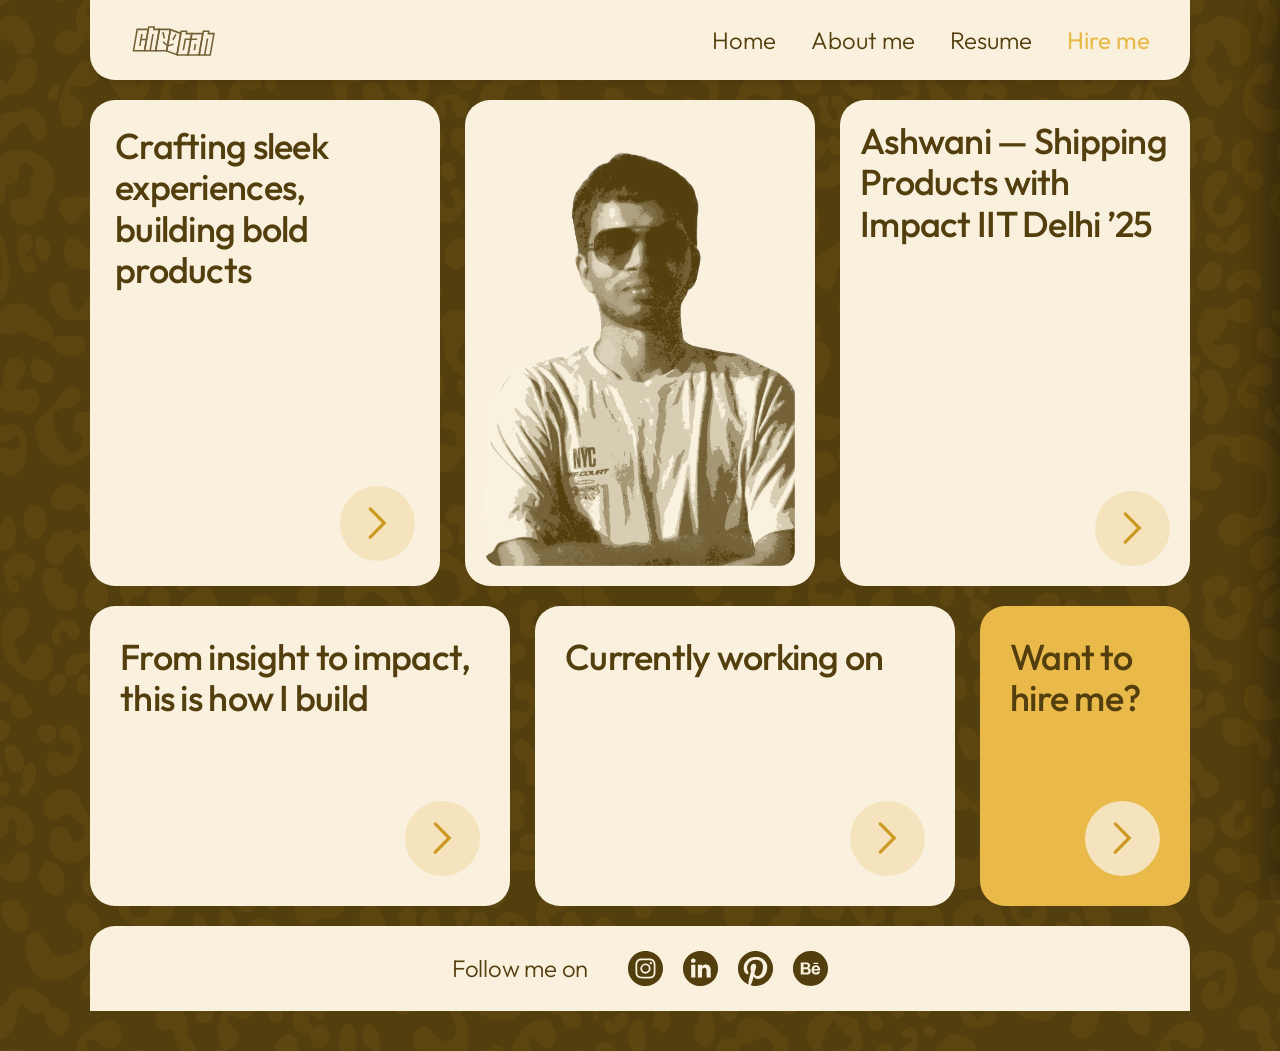
<file: index.html>
<!DOCTYPE html>
<html lang="en">

<head>
    <meta charset="UTF-8">
    <meta name="viewport" content="width=device-width, initial-scale=1.0">
    <title>Portfolio</title>
    <link rel="stylesheet" href="styles.css">
</head>

<body>
    <nav class="navbar">
        <div class="logo">
            <img src="cheetahslog.svg" alt="Personal Logo" style="color: #533E0E;">
        </div>
        <div class="hamburger">
            <span></span>
            <span></span>
            <span></span>
        </div>
        <div class="nav-links">
            <a href="#home">Home</a>
            <a href="#about">About me</a>
            <a href="https://drive.google.com/file/d/10iB0lZE5K_7t0gds-8v6l-6v-F2hQjdO/view?usp=sharing"
                target="_blank">Resume</a>
            <a href="#hire">Hire me</a>
        </div>
    </nav>

    <div class="container">
        <div class="hero-grid">
            <div class="top-row">
                <div class="card">
                    <h2>Crafting sleek experiences, building bold products</h2>
                    <div class="arrow-button">
                        <img src="arrow.svg" alt="Arrow">
                    </div>
                </div>

                <div class="card profile-card">
                    <img src="apss.png" alt="Profile Photo">
                </div>

                <div class="card">
                    <h2>Ashwani — Shipping Products with Impact
                        IIT Delhi ’25</h2>
                    <div class="arrow-button">
                        <img src="arrow.svg" alt="Arrow">
                    </div>
                </div>
            </div>

            <div class="bottom-row">
                <div class="card">
                    <h2>From insight to impact, this is how I build</h2>
                    <div class="arrow-button">
                        <img src="arrow.svg" alt="Arrow">
                    </div>
                </div>

                <div class="card">
                    <h2>Currently working on</h2>
                    <div class="arrow-button">
                        <img src="arrow.svg" alt="Arrow">
                    </div>
                </div>

                <div class="card hire-card">
                    <h2>Want to hire me?</h2>
                    <div class="arrow-button">
                        <img src="arrow.svg" alt="Arrow">
                    </div>
                </div>
            </div>
        </div>
    </div>

    <footer class="social-footer">
        <h3>Follow me on</h3>
        <div class="social-links">
            <a href="https://www.instagram.com/cheetah_ashwani/" class="social-icon">
                <img src="insta.svg" alt="Instagram">
            </a>
            <a href="www.linkedin.com/in/ashwanipratapsingh" class="social-icon">
                <img src="linked.svg" alt="LinkedIn">
            </a>
            <a href="#" class="social-icon">
                <img src="pinterest.svg" alt="Pinterest">
            </a>
            <a href="https://www.behance.net/ashwanipratap" class="social-icon">
                <img src="behand.svg" alt="Behance">
            </a>
        </div>
    </footer>

    <script src="current-panel.js"></script>
    <script src="contact-panel.js"></script>
    <script src="about-panel.js"></script>
    <script src="script.js"></script>
</body>

</html>
</file>
<file: styles.css>
@import url('https://fonts.googleapis.com/css2?family=Outfit:wght@300;400;500;600&display=swap');

* {
    margin: 0;
    padding: 0;
    box-sizing: border-box;
    font-family: 'Outfit', sans-serif;
}

body {
    background-image: url('background.svg');
    background-color: #533E0E;
    /* Fallback color */
    background-size: cover;
    background-repeat: repeat;
    background-position: center;
    min-height: 100vh;
    padding: 0 120px 40px;
    /* Remove top padding since navbar is sticky */
    display: flex;
    flex-direction: column;
    align-items: center;
}

.container {
    max-width: 1100px;
    margin: 0 auto;
    width: 100%;
}

.navbar {
    position: sticky;
    top: 0;
    z-index: 1000;
    width: 100%;
    max-width: 1100px;
    background-color: #F9F1DE;
    border-radius: 0 0 25px 25px;
    padding: 15px 40px;
    margin-bottom: 20px;
    display: flex;
    justify-content: space-between;
    align-items: center;
    box-shadow: 0 4px 6px -1px rgba(0, 0, 0, 0.1);
    animation: slideDown 0.5s ease-out 0.8s forwards;
    opacity: 0;
}

.logo {
    height: 50px;
    width: auto;
    display: flex;
    align-items: center;
}

.logo img {
    height: 100%;
    width: auto;
    object-fit: contain;
    color: #533E0E;
}

.nav-links {
    display: flex;
    gap: 35px;
}

.nav-links a {
    color: #533E0E;
    text-decoration: none;
    font-size: 24px;
    font-weight: 300;
    transition: all 0.3s ease;
    position: relative;
}

.nav-links a::after {
    content: '';
    position: absolute;
    width: 0;
    height: 2px;
    bottom: -4px;
    left: 0;
    background-color: #e9b949;
    transition: width 0.3s ease;
}

.nav-links a:hover::after {
    width: 100%;
}

.nav-links a:last-child {
    color: #e9b949;
    font-weight: 400;
}

.nav-links a:last-child:hover {
    color: #533E0E;
    text-shadow: 0 0 10px rgba(233, 185, 73, 0.4);
}

.hero-grid {
    display: grid;
    gap: 20px;
    grid-template-rows: auto auto;
    animation: fadeInUp 0.8s ease forwards;
}

.card {
    background-color: #F9F1DE;
    border-radius: 25px;
    padding: 30px;
    position: relative;
    min-height: 180px;
    display: flex;
    flex-direction: column;
    justify-content: space-between;
    cursor: pointer;
    transition: all 0.3s ease;
}

.card:hover {
    transform: translateY(-5px) scale(1.1);
}

.card.clicked {
    transform: scale(0.95);
}

.top-row {
    display: grid;
    grid-template-columns: repeat(3, 1fr);
    gap: 25px;
}

.top-row .card {
    min-height: 110px;
    padding: 20px;
}

.bottom-row {
    display: grid;
    grid-template-columns: 2fr 2fr 1fr;
    gap: 25px;
}

.bottom-row .card {
    min-height: 300px;
}

.profile-card {
    padding: 0;
    overflow: hidden;
    min-height: 140px;
    animation: slideInFromTop 0.6s ease-out forwards;
    position: relative;
}

.profile-card img {
    width: 100%;
    height: 100%;
    object-fit: cover;
    object-position: center 10%;
    transform: scale(1);
}

.profile-card::after {
    content: '';
    position: absolute;
    bottom: 0;
    left: 0;
    width: 100%;
    height: 30%;
    background: linear-gradient(to top, rgba(83, 62, 14, 0.7), transparent);
    opacity: 0;
}

.hire-card {
    background-color: #e9b949;
    animation: slideInFromRight 0.7s ease-out 0.8s forwards;
    opacity: 0;
}

h2 {
    color: #533E0E;
    font-size: 36px;
    line-height: 1.15;
    font-weight: 500;
    letter-spacing: -0.02em;
}

.arrow-button {
    width: 75px;
    height: 75px;
    background-color: #F4E3BC;
    border-radius: 50%;
    display: flex;
    align-items: center;
    justify-content: center;
    align-self: flex-end;
    transition: transform 0.3s ease;
}

.arrow-button:hover {
    transform: translateX(10px);
}

.arrow-button img {
    width: 32px;
    height: 32px;
    object-fit: contain;
    transition: transform 0.3s ease;
}

.social-footer {
    width: 100%;
    max-width: 1100px;
    background-color: #F9F1DE;
    border-radius: 25px 25px 0 0;
    padding: 25px 30px;
    margin-top: 20px;
    display: flex;
    justify-content: center;
    align-items: center;
    gap: 40px;
    animation: slideUp 0.5s ease-out 0.8s forwards;
    opacity: 0;
}

.social-footer h3 {
    color: #533E0E;
    font-size: 24px;
    font-weight: 300;
    letter-spacing: -0.01em;
}

.social-links {
    display: flex;
    gap: 20px;
    align-items: center;
}

.social-icon {
    width: 35px;
    height: 35px;
    display: flex;
    align-items: center;
    justify-content: center;
    transition: all 0.3s ease;
}

.social-icon:hover {
    transform: translateY(-5px) scale(1.1);
}

.social-icon img {
    width: 35px;
    height: 35px;
    object-fit: contain;
    color: #533E0E;
    transition: all 0.3s ease;
}

.social-icon:hover img {
    opacity: 0.7;
}

@media (max-width: 1600px) {
    body {
        padding: 0 80px 40px;
    }
}

@media (max-width: 1200px) {
    body {
        padding: 0 60px 40px;
    }

    .navbar,
    .social-footer {
        padding: 15px 35px;
    }

    h2,
    .bottom-row h2,
    .top-row .card:first-child h2 {
        font-size: 28px;
    }

    .social-footer h3 {
        font-size: 20px;
    }

    .nav-links a {
        font-size: 20px;
    }
}

/* Mobile Styles */
.hamburger {
    display: none;
    flex-direction: column;
    justify-content: space-between;
    width: 30px;
    height: 21px;
    cursor: pointer;
    z-index: 1001;
}

.hamburger span {
    width: 100%;
    height: 3px;
    background-color: #533E0E;
    border-radius: 3px;
    transition: all 0.3s ease;
}

.hamburger.active span:nth-child(1) {
    transform: translateY(9px) rotate(45deg);
}

.hamburger.active span:nth-child(2) {
    opacity: 0;
}

.hamburger.active span:nth-child(3) {
    transform: translateY(-9px) rotate(-45deg);
}

@media (max-width: 768px) {
    body {
        padding: 0 20px 20px;
    }

    .navbar {
        padding: 15px 25px;
        margin-bottom: 20px;
    }

    .hamburger {
        display: flex;
    }

    .nav-links {
        position: fixed;
        top: 0;
        left: 0;
        width: 100%;
        height: 100vh;
        background-color: #F9F1DE;
        flex-direction: column;
        justify-content: center;
        align-items: center;
        gap: 40px;
        transform: translateY(-100%);
        transition: transform 0.4s ease-in-out;
        z-index: 999;
    }

    .nav-links.active {
        transform: translateY(0);
    }

    .nav-links a {
        font-size: 32px;
        opacity: 0;
        transform: translateY(20px);
        transition: all 0.4s ease;
    }

    .nav-links.active a {
        opacity: 1;
        transform: translateY(0);
    }

    /* Stagger animation delay for nav items */
    .nav-links.active a:nth-child(1) {
        transition-delay: 0.1s;
    }

    .nav-links.active a:nth-child(2) {
        transition-delay: 0.2s;
    }

    .nav-links.active a:nth-child(3) {
        transition-delay: 0.3s;
    }

    .nav-links.active a:nth-child(4) {
        transition-delay: 0.4s;
    }

    /* Fixed Typography as requested */
    h2,
    .top-row .card:first-child h2,
    .bottom-row h2 {
        font-size: 36px;
        line-height: 1.2;
    }

    .social-footer h3 {
        font-size: clamp(18px, 4vw, 22px);
    }

    /* Grid Layout Changes */
    .container {
        width: 100%;
    }

    .hero-grid {
        grid-template-rows: auto;
        gap: 20px;
    }

    .top-row,
    .bottom-row {
        display: flex;
        flex-direction: column;
        gap: 20px;
    }

    .profile-card {
        order: -1;
        /* Make profile image first */
        min-height: 380px;
        /* Increased height for impact */
    }

    .profile-card img {
        object-position: center top;
    }

    .card {
        min-height: auto;

    }

    /* Buttons & Touch Targets */
    /* Buttons & Touch Targets */
    .arrow-button {
        margin-top: 20px;
        /* Reverted to round desktop style */
    }

    .arrow-button:hover {
        transform: none;
        /* remove hover translation on touch */
    }

    /* Footer adjustments */
    .social-footer {
        flex-direction: column;
        gap: 20px;
        padding: 30px 20px;
        text-align: center;
    }

    .social-links {
        gap: 30px;
        flex-wrap: wrap;
        justify-content: center;
    }

    .social-icon {
        width: 44px;
        /* Minimum touch target */
        height: 44px;
    }
}



/* Add animation for page load */

@keyframes fadeInUp {
    from {
        opacity: 0;
        transform: translateY(20px);
    }

    to {
        opacity: 1;
        transform: translateY(0);
    }
}

@keyframes slideDown {
    from {
        transform: translateY(-100%);
        opacity: 0;
    }

    to {
        transform: translateY(0);
        opacity: 1;
    }
}

@keyframes slideUp {
    from {
        transform: translateY(100%);
        opacity: 0;
    }

    to {
        transform: translateY(0);
        opacity: 1;
    }
}

@keyframes slideInFromLeft {
    from {
        transform: translateX(-100%);
        opacity: 0;
    }

    to {
        transform: translateX(0);
        opacity: 1;
    }
}

@keyframes slideInFromRight {
    from {
        transform: translateX(100%);
        opacity: 0;
    }

    to {
        transform: translateX(0);
        opacity: 1;
    }
}

@keyframes slideInFromTop {
    from {
        transform: translateY(-100%);
        opacity: 0;
    }

    to {
        transform: translateY(0);
        opacity: 1;
    }
}

.top-row .card:first-child {
    min-height: 120px;
    padding: 25px;
    animation: slideInFromLeft 0.6s ease-out 0.8s forwards;
    opacity: 0;
}

.top-row .card:first-child h2 {
    font-size: 36px;
    line-height: 1.15;
}

.top-row .card:last-child {
    animation: slideInFromRight 0.6s ease-out 0.8s forwards;
    opacity: 0;
}

.bottom-row .card:first-child {
    animation: slideInFromLeft 0.7s ease-out 0.8s forwards;
    opacity: 0;
}

.bottom-row .card:nth-child(2) {
    animation: slideUp 0.7s ease-out 0.8s forwards;
    opacity: 0;
}
</file>
